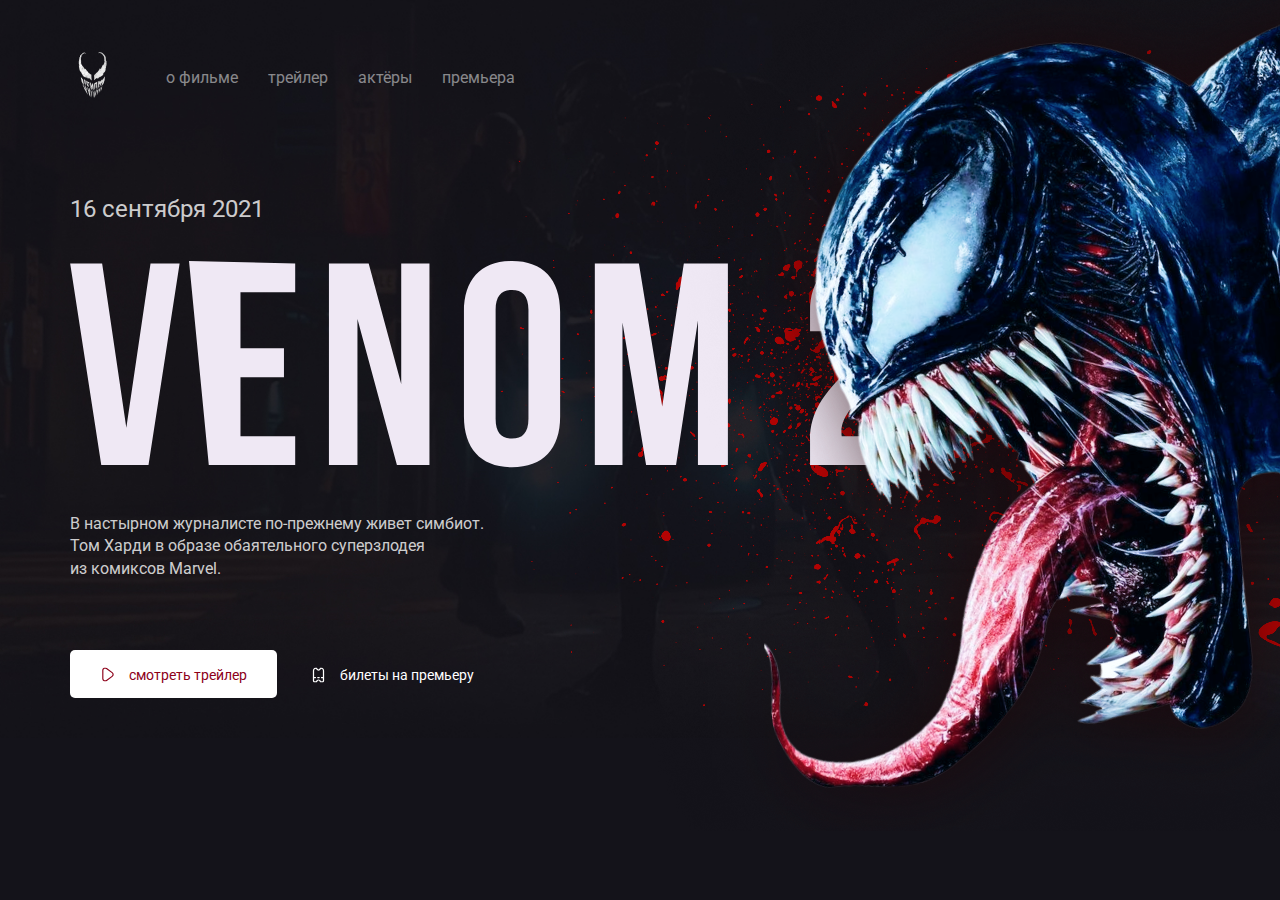
<file: index.html>
<!DOCTYPE html>
<html lang="ru">
<head>
    <meta charset="UTF-8">
    <meta http-equiv="X-UA-Compatible" content="IE=edge">
    <meta name="viewport" content="width=1360, initial-scale=1.0">
    <link rel="stylesheet" href="css/style.css">
    <link rel="preconnect" href="https://fonts.gstatic.com">
    <link href="https://fonts.googleapis.com/css2?family=Roboto:wght@400;700&display=swap" rel="stylesheet">
     <link rel="stylesheet" href="css/normalize.css">
    <title>Главная</title>
</head>
<body class="blood">
    <div class="container">
        <heaader class="heaader">
            <a href="/" class="logo-link">
                <img width="46" height="71" src="img/logo.png" alt="logo: Venom" class="logo-image">
            </a>
            <nav class="nav">
                <ul class="nav-menu">
                    <li class="nav-menu-item">
                        <a href="about.html" class="nav-menu-link">о фильме</a>
                    </li>
                    <li class="nav-menu-item">
                        <a href="trailer.html" class="nav-menu-link">трейлер</a>
                    </li>
                    <li class="nav-menu-item">
                        <a href="actors.html" class="nav-menu-link">актёры</a>
                    </li>
                    <li class="nav-menu-item">
                        <a href="premier.html" class="nav-menu-link">премьера</a>
                    </li>
                </ul>
            </nav>
        </heaader>
        <!--heaader-->
        <div class="film">
            <div class="film-text">
                <span class="film-date">16 сентября 2021</span>
                <img src="img/Venom 2.svg" alt="logo: Venom2" class="film-logo">
                <p class="film-description">В настырном журналисте по-прежнему живет симбиот. Том Харди в образе обаятельного суперзлодея из&nbspкомиксов Marvel.</p>
            </div>
            <!-- /.film-text -->
            <div class="button-group">
                <button class="button button-primary">
                    <img width="15" src="img/play.svg" alt="icon: play" class="button-icon">
                    <span class="button-text">смотреть трейлер</span>
                </button>
                <!-- /.button button-primary -->
                <a href="trailer.html" class="button button-link">
                    <img width="15" src="img/ticket.svg" alt="icon: ticket" class="button-icon">
                    <span class="button-text">билеты на премьеру</span>
                </a>
                <!-- /.button button-link -->
            </div>
            <!-- /.button-group -->
        </div>
        <!-- /.film -->
    </div>
    <!-- /.container -->
    <img src="img/venom.png" alt="logo: venom" class="venom">
</body>
</html>
</file>
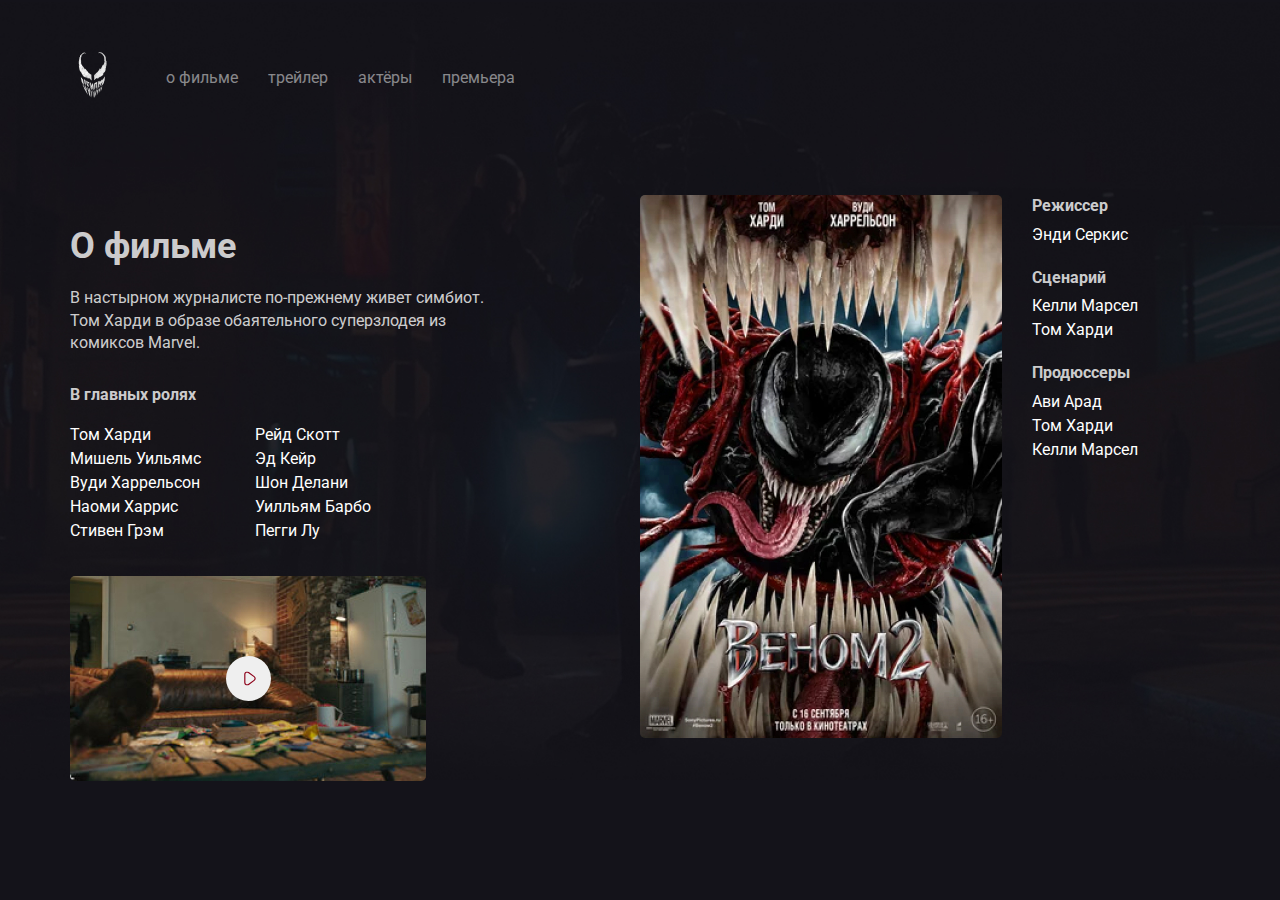
<file: about.html>
<!DOCTYPE html>
<html lang="ru">
<head>
    <meta charset="UTF-8">
    <meta http-equiv="X-UA-Compatible" content="IE=edge">
    <meta name="viewport" content="width=1360, initial-scale=1.0">
    <link rel="stylesheet" href="css/style.css">
    <link rel="preconnect" href="https://fonts.gstatic.com">
    <link href="https://fonts.googleapis.com/css2?family=Roboto:wght@400;700&display=swap" rel="stylesheet">
     <link rel="stylesheet" href="css/normalize.css">
    <title>О фильме Venom 2</title>
</head>
<body class="primary-bg">
    <div class="container">
        <heaader class="heaader">
            <a href="/" class="logo-link">
                <img width="46" height="71" src="img/logo.png" alt="logo: Venom" class="logo-image">
            </a>
            <nav class="nav">
                <ul class="nav-menu">
                    <li class="nav-menu-item">
                        <a href="about.html" class="nav-menu-link">о фильме</a>
                    </li>
                    <li class="nav-menu-item">
                        <a href="trailer.html" class="nav-menu-link">трейлер</a>
                    </li>
                    <li class="nav-menu-item">
                        <a href="actors.html" class="nav-menu-link">актёры</a>
                    </li>
                    <li class="nav-menu-item">
                        <a href="premier.html" class="nav-menu-link">премьера</a>
                    </li></nav>
                </ul></nav>
        </heaader></nav>
            </nav>
        <!--heaader-->
        <div class="content">
            <div class="col">
                <h2 class="content-title">О фильме</h2>
                <p class="content-text">В настырном журналисте по-прежнему живет симбиот. Том Харди в образе обаятельного суперзлодея 
                    из комиксов Marvel.</p>
                <h3 class="content-subtitle">В главных ролях</h3>
                <ul class="list column-2">
                    <li class="list-item">
                        Том Харди
                    </li>
                    <!-- /.list-item -->
                    <li class="list-item">Мишель Уильямс</li>
                    <!-- /.list-item -->
                    <li class="list-item">Вуди Харрельсон</li>
                    <!-- /.list-item -->
                    <li class="list-item">Наоми Харрис</li>
                    <!-- /.list-item -->
                    <li class="list-item">Стивен Грэм</li>
                    <!-- /.list-item -->
                    <li class="list-item">Рейд Скотт</li>
                    <!-- /.list-item -->
                    <li class="list-item">Эд Кейр</li>
                    <!-- /.list-item -->
                    <li class="list-item">Шон Делани</li>
                    <!-- /.list-item -->
                    <li class="list-item">Уилльям Барбо</li>
                    <!-- /.list-item -->
                    <li class="list-item">Пегги Лу</li>
                    <!-- /.list-item -->
                </ul>
                <!-- /.list -->
                <div class="trailer">
                    <button class="play">
                        <img src="/img/play.svg" alt="icon: play" class="play-icon">
                    </button>
                </div>
            </div>
            <!-- /.col -->
            <div class="col">
                <div class="poster-wrapper">
                    <img src="/img/poster.jpg" alt="photo: poster Venom2" class="poster">
                    <div class="crteators">
                        <h3 class="content-subtitle">Режиссер</h3>
                        <ul class="list">
                            <li class="list-item">Энди Серкис</li>
                            <!-- /.list-item -->
                        </ul>
                        <h3 class="content-subtitle">Сценарий</h3>
                        <ul class="list">
                            <li class="list-item">Келли Марсел</li>
                            <!-- /.list-item -->
                            <li class="list-item">Том Харди</li>
                            <!-- /.list-item -->
                        </ul>
                        <h3 class="content-subtitle">Продюссеры</h3>
                        <ul class="list">
                            <li class="list-item">Ави Арад</li>
                            <!-- /.list-item -->
                            <li class="list-item">Том Харди</li>
                            <!-- /.list-item -->
                            <li class="list-item">Келли Марсел</li>
                            <!-- /.list-item -->
                        </ul>
                        <!-- /.list -->
                    </div>
                    <!-- /.crteators -->
                </div>
                <!-- /.poster-wrapper -->
            </div>
            <!-- /.col -->
        </div>
        <!-- /.content -->
           </div>
    <!-- /.container -->
    
</body>
</html>
</file>
<file: css/style.css>
body {
  background-color: #14131a;
  color: #fff;
  font-family: "Roboto", sans-serif;
}
.container {
  max-width: 1140px;
  margin: auto;
}
.heaader {
  display: flex;
  align-items: center;
  padding-top: 40px;
  margin-bottom: 80px;
}

.logo-link {
  display: inline-block;
  margin-right: 50px;
}
.nav-menu {
  margin: 0;
  padding: 0;

  list-style: none;
  display: flex;
}
.nav-menu-item {
  margin-right: 30px;
}
.nav-menu-link {
  text-decoration: none;
  color: rgba(255, 255, 255, 0.5);
}
.film-date {
  display: block;
  font-size: 24px;
  line-height: 28px;
  margin-bottom: 38px;
  color: rgba(255, 255, 255, 0.8);
}
.film-description {
  font-size: 16px;
  max-width: 423px;
  line-height: 140%;
  color: rgba(255, 255, 255, 0.8);
  margin-top: 40px;
}
.button-icon,
.button-text {
  display: inline-block;
  vertical-align: middle;
}
.button-text {
  font-size: 14px;
  line-height: 16px;
  margin-left: 10px;
}
.button-primary {
  color: #8d0019;
  background-color: #fff;
}
.button-link {
  color: #fff;
}
.button {
  padding: 15px 30px;
  border: none;
  border-radius: 5px;
  text-decoration: none;
  cursor: pointer;
}
.button-group {
  margin-top: 70px;
}
.venom {
  position: absolute;
  top: 0;
  right: 0;
}
.blood {
  background: url(../img/blood.png) no-repeat top right,
    #14131a url(../img/background.jpg) no-repeat center center / 100%;
}
.primary-bg {background:  #14131a url(../img/background.jpg) no-repeat center center / 100%;}
.content {
  display: flex;
}
.col {
  flex-basis: 50%;
}
.content-title {
  font-weight: bold;
  font-size: 36px;
  line-height: 42px;
  color: rgba(255, 255, 255, 0.8);
  margin-bottom: 20px;
}
.content-text {
  font-size: 16px;
  line-height: 140%;
  max-width: 423px;
  color: rgba(255, 255, 255, 0.8);
  margin-bottom: 30px;
}
.content-subtitle {
  font-size: 16px;
  line-height: 140%;
  color: rgba(255, 255, 255, 0.8);
  margin-bottom: 15px;
  margin-top: 0;
}
.content .list {
  list-style-type: none;
  padding: 0;
}

.list-item {
  line-height: 1.5;
}
.column-2 {
  -webkit-column-count: 2;
  -moz-column-count: 2;
  column-count: 2;
  -webkit-column-gap: 20px;
  -moz-column-gap: 20px;
  column-gap: 20px;
  max-width: 350px;
}
.content .trailer {
  width: 356px;
  height: 205px;
  background: url("../img/trailer-cover.jpg") no-repeat center / contain;
  border-radius: 5px;
  display: flex;
  align-items: center;
  justify-content: center;
  margin-top: 33px;
}
.trailer .play {
  width: 45px;
  height: 45px;
  border-radius: 50%;
  border: none;
  cursor: pointer;
}
.trailer .play-icon {
  transform: translate(1px, 2px);
}
.poster-wrapper {
  display: flex;
  align-items: start;
}
.poster {
  width: 362px;
  border-radius: 5px;
  margin-right: 30px;
}
.poster-wrapper .content-subtitle {
  margin-bottom: 5px;
}
.poster-wrapper .list {
  margin: 0; 
  margin-bottom: 20px; 
}
</file>
